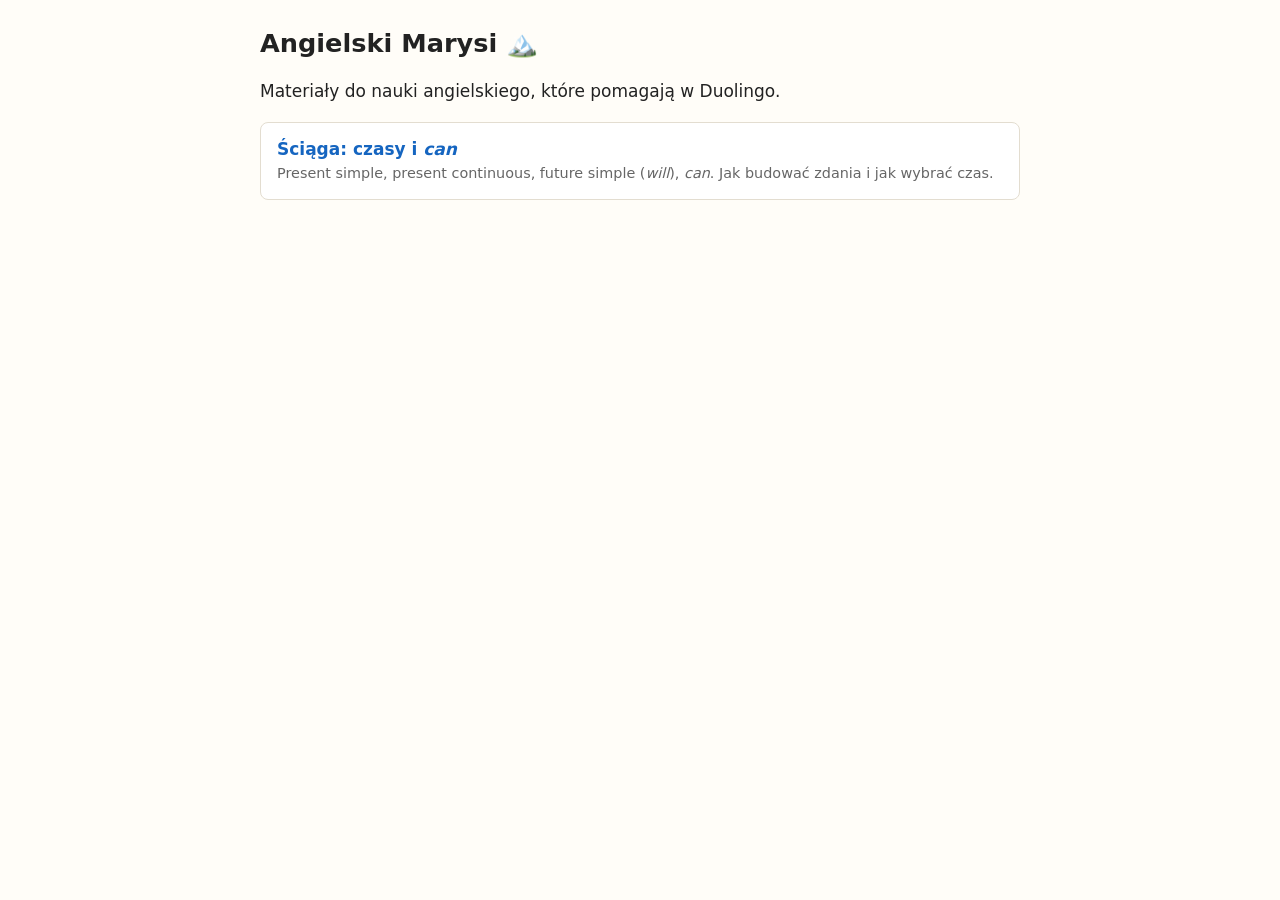
<file: index.html>
<!DOCTYPE html>
<html lang="pl">
<head>
  <meta charset="utf-8">
  <meta name="viewport" content="width=device-width, initial-scale=1">
  <title>Angielski Marysi</title>
  <link rel="stylesheet" href="style.css">
</head>
<body>
<main>
  <h1>Angielski Marysi 🏔️</h1>
  <p>Materiały do nauki angielskiego, które pomagają w Duolingo.</p>

  <ul class="catalog">
    <li>
      <a href="sciaga-czasy.html">
        Ściąga: czasy i <i>can</i>
        <span class="desc">Present simple, present continuous, future simple (<i>will</i>), <i>can</i>. Jak budować zdania i jak wybrać czas.</span>
      </a>
    </li>
  </ul>
</main>
</body>
</html>
</file>
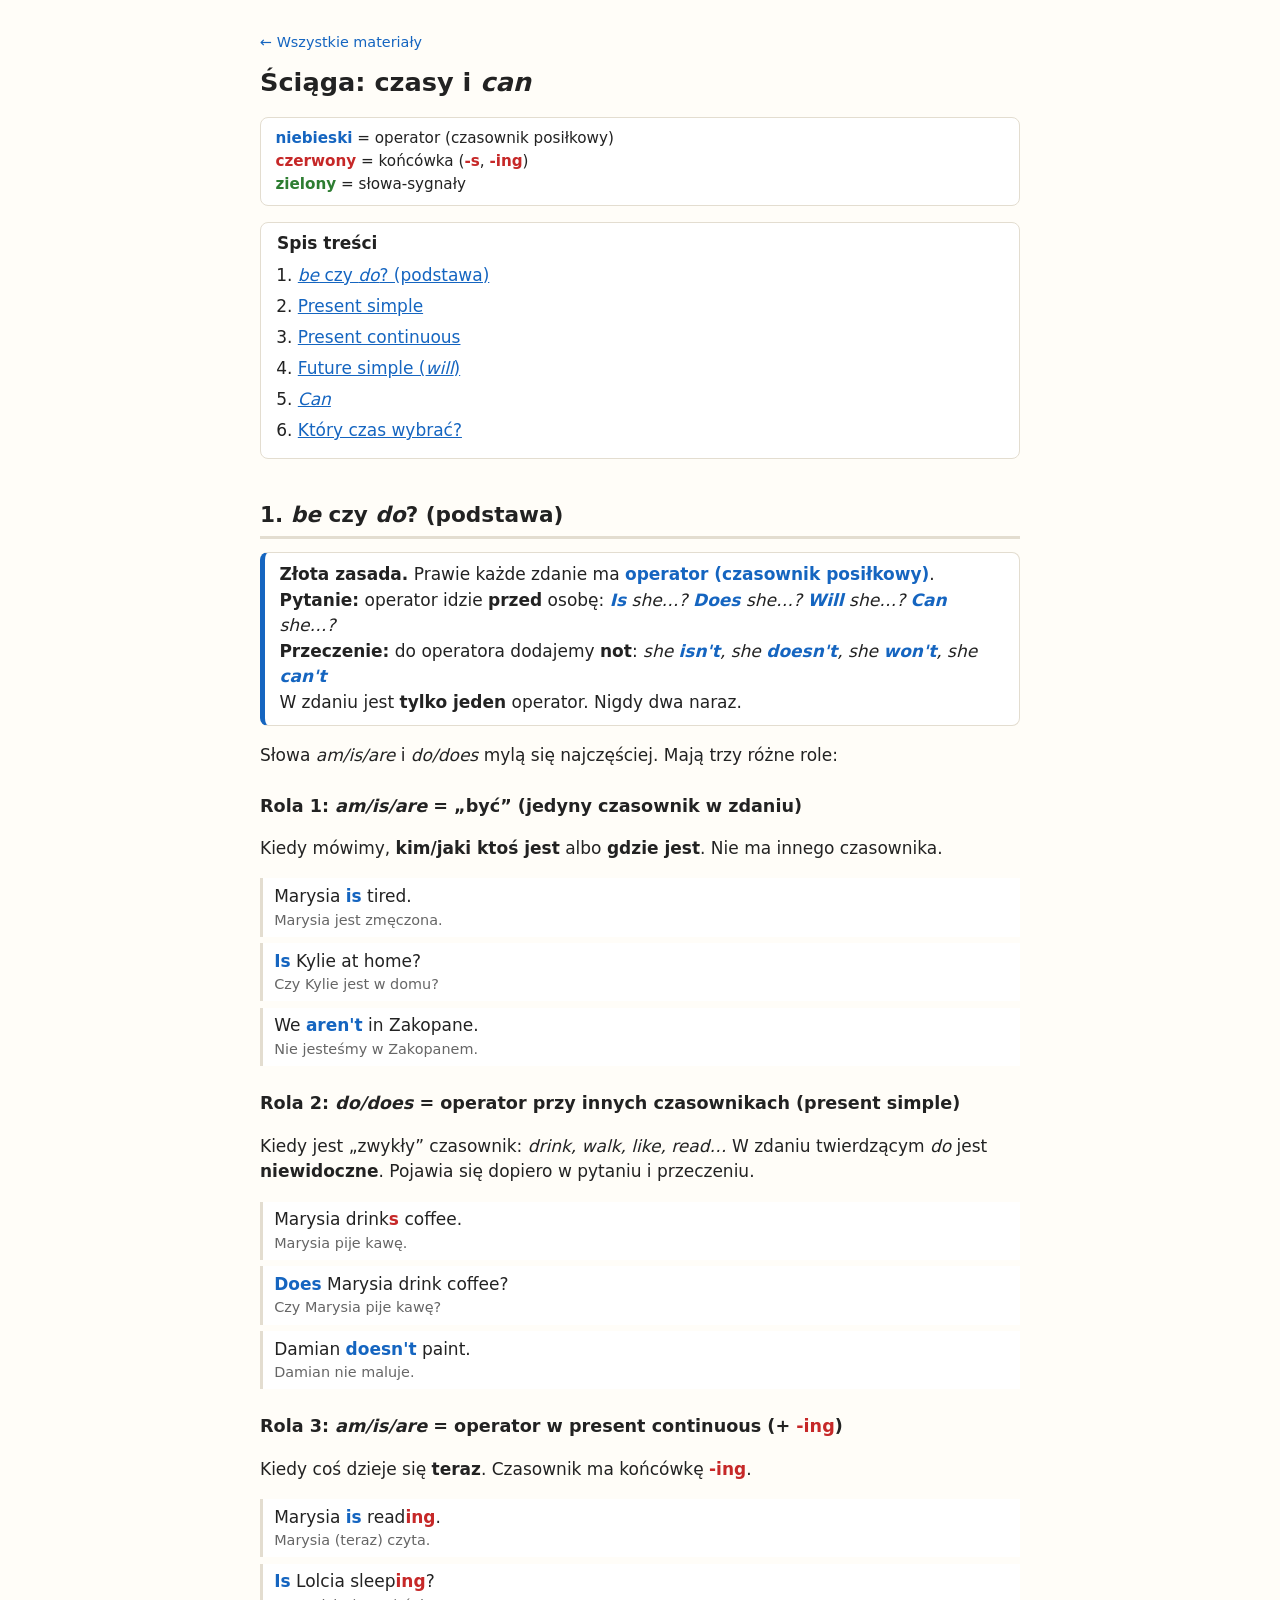
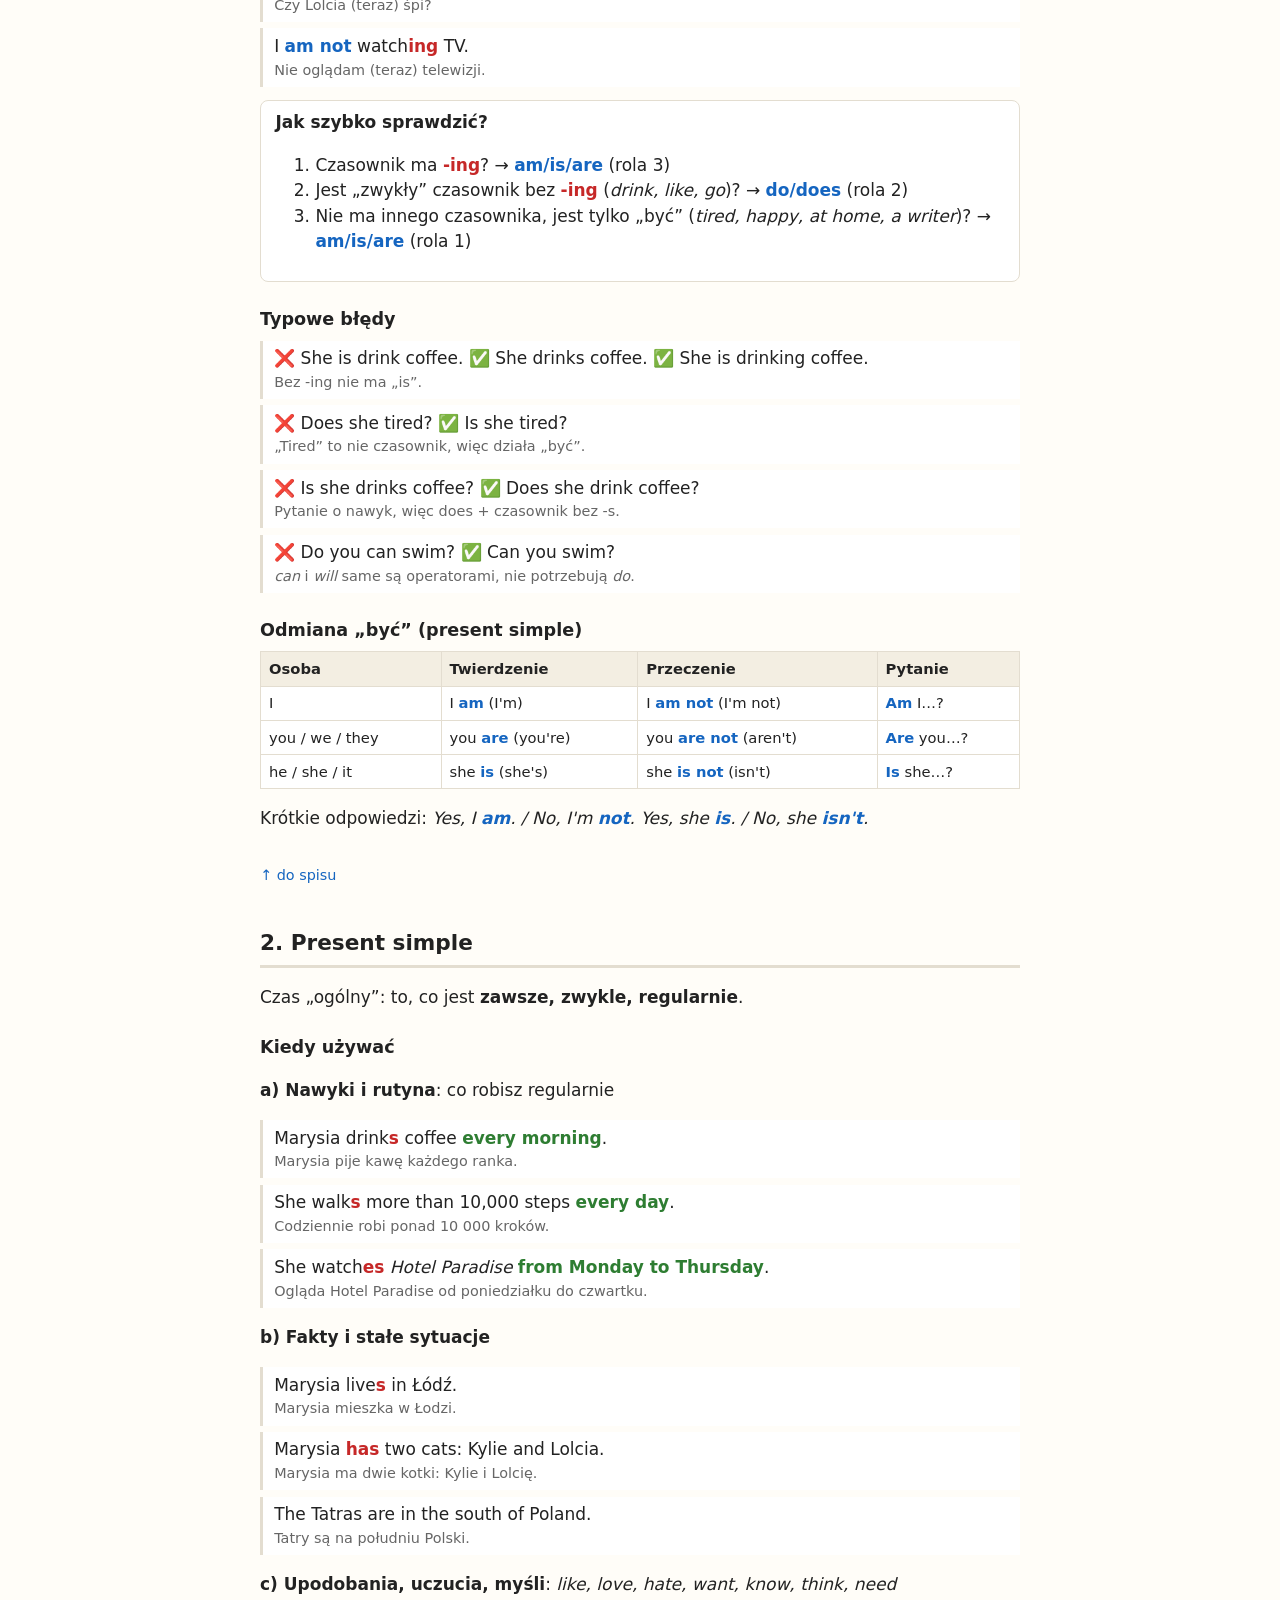
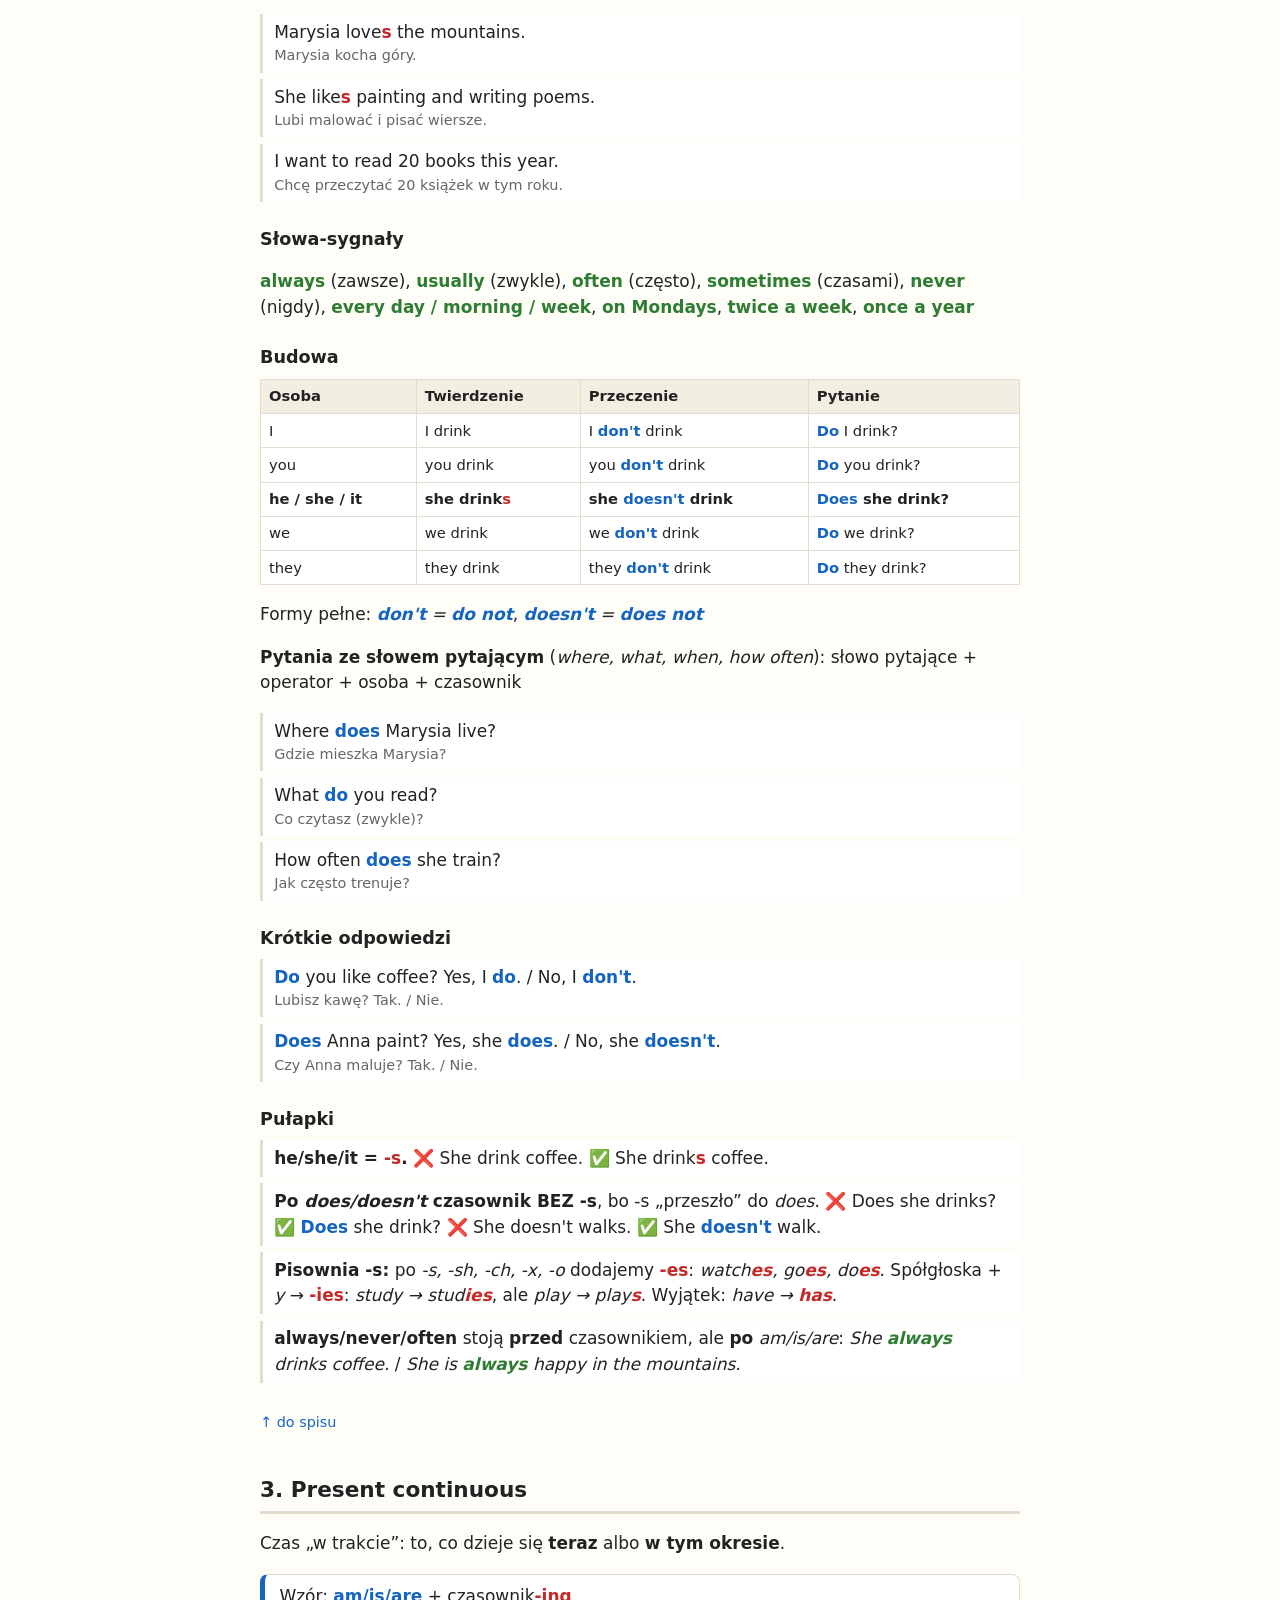
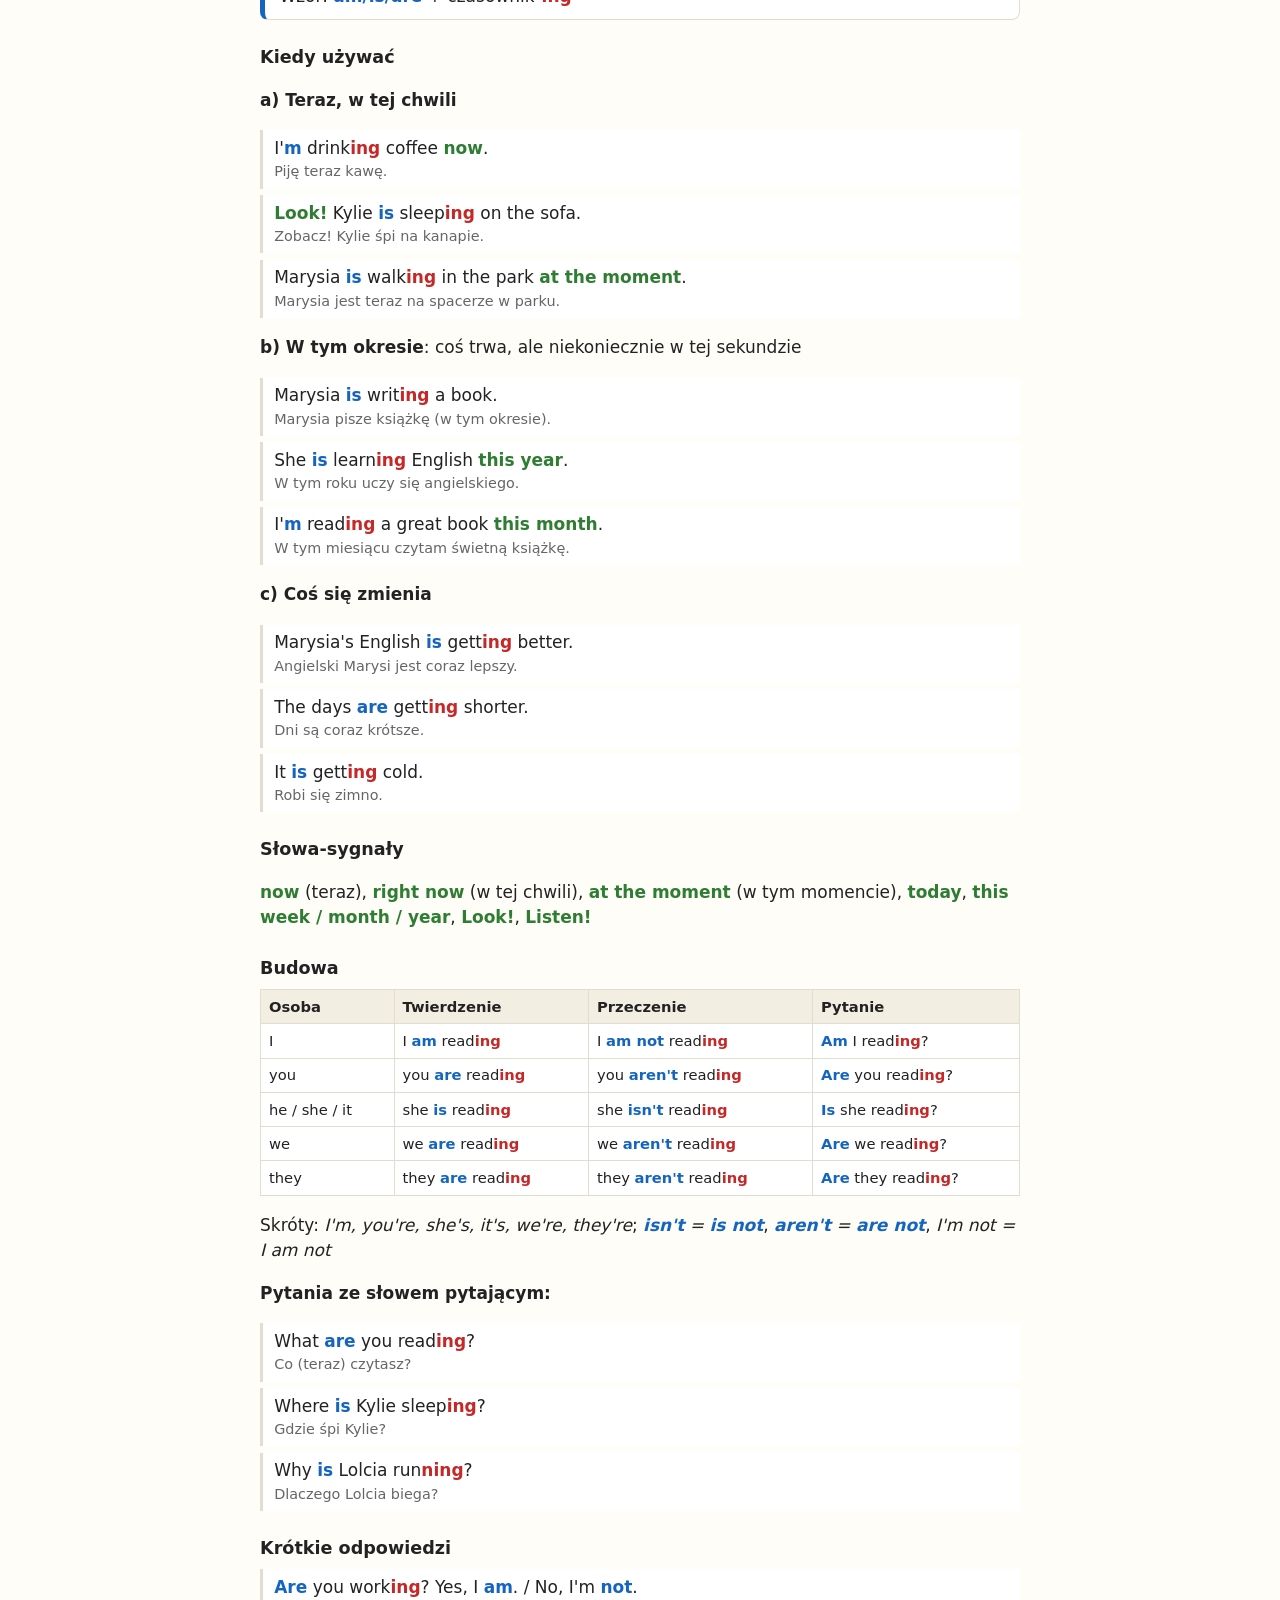
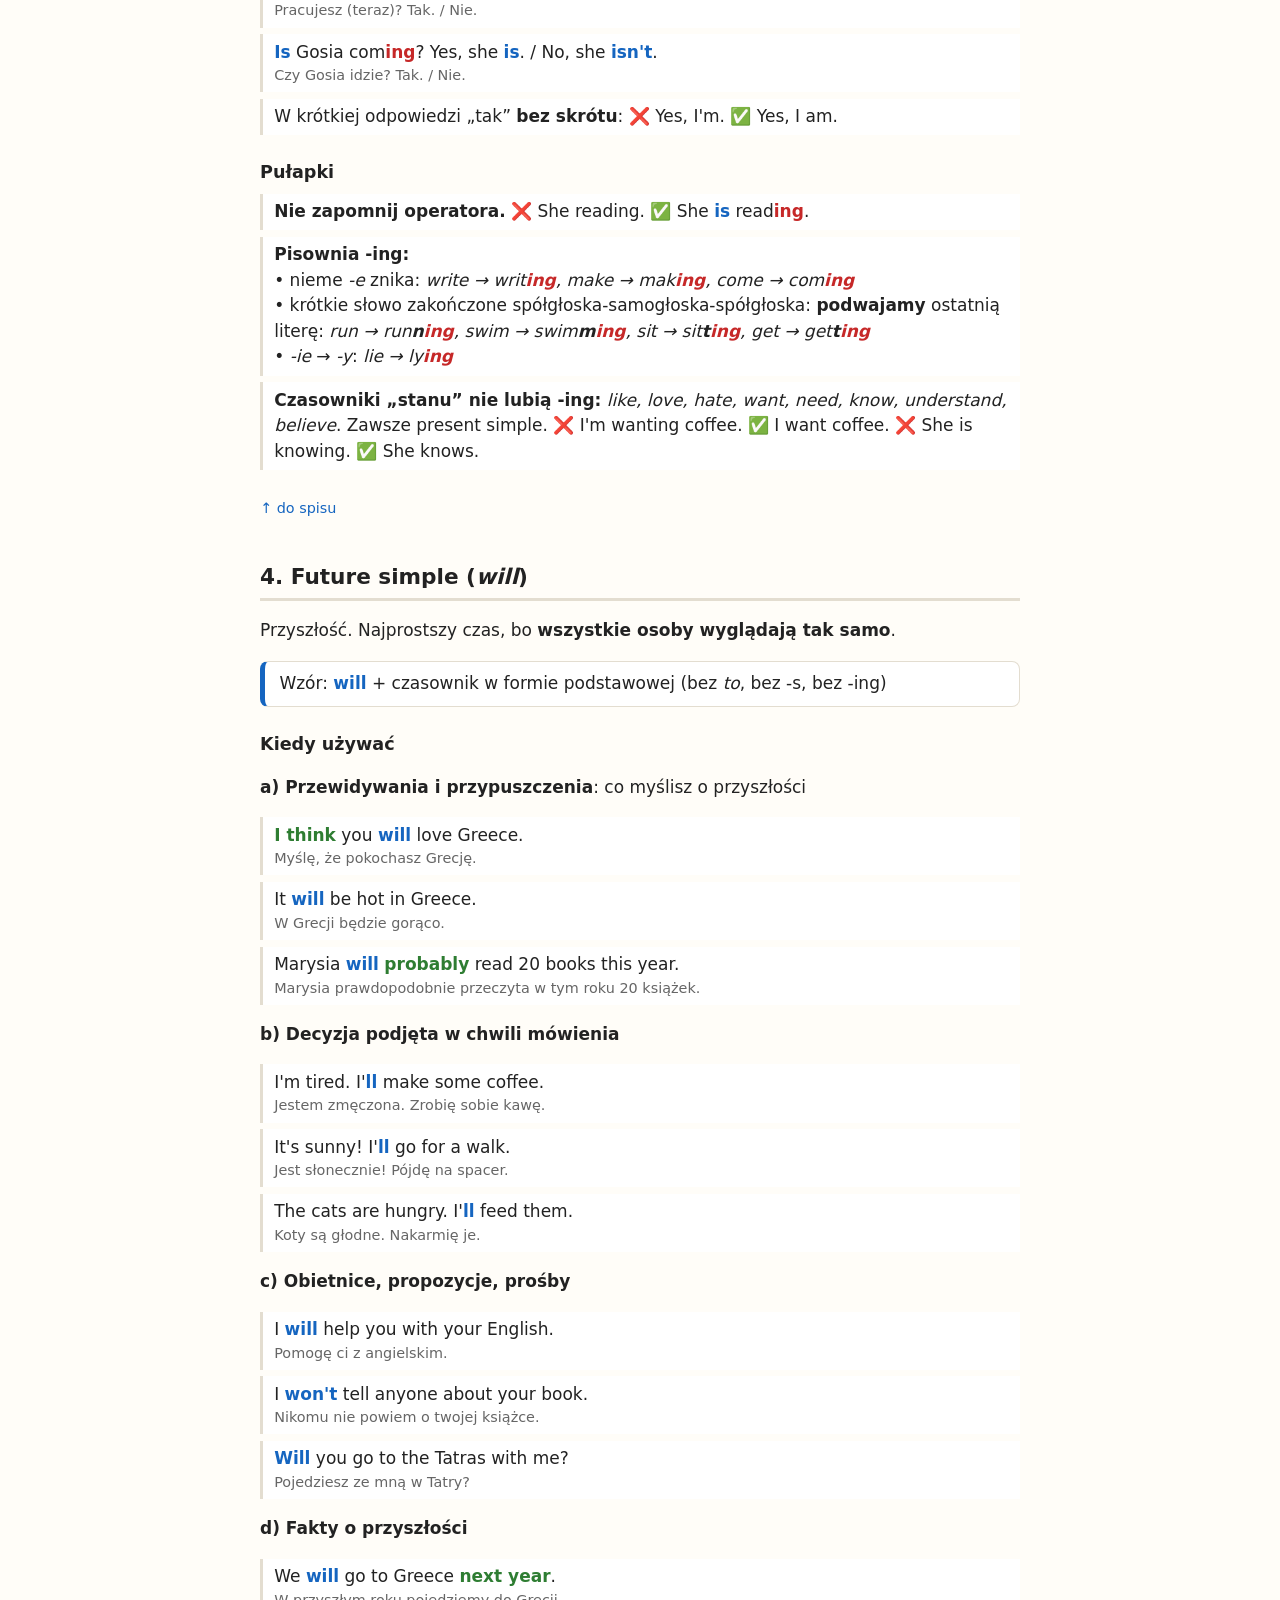
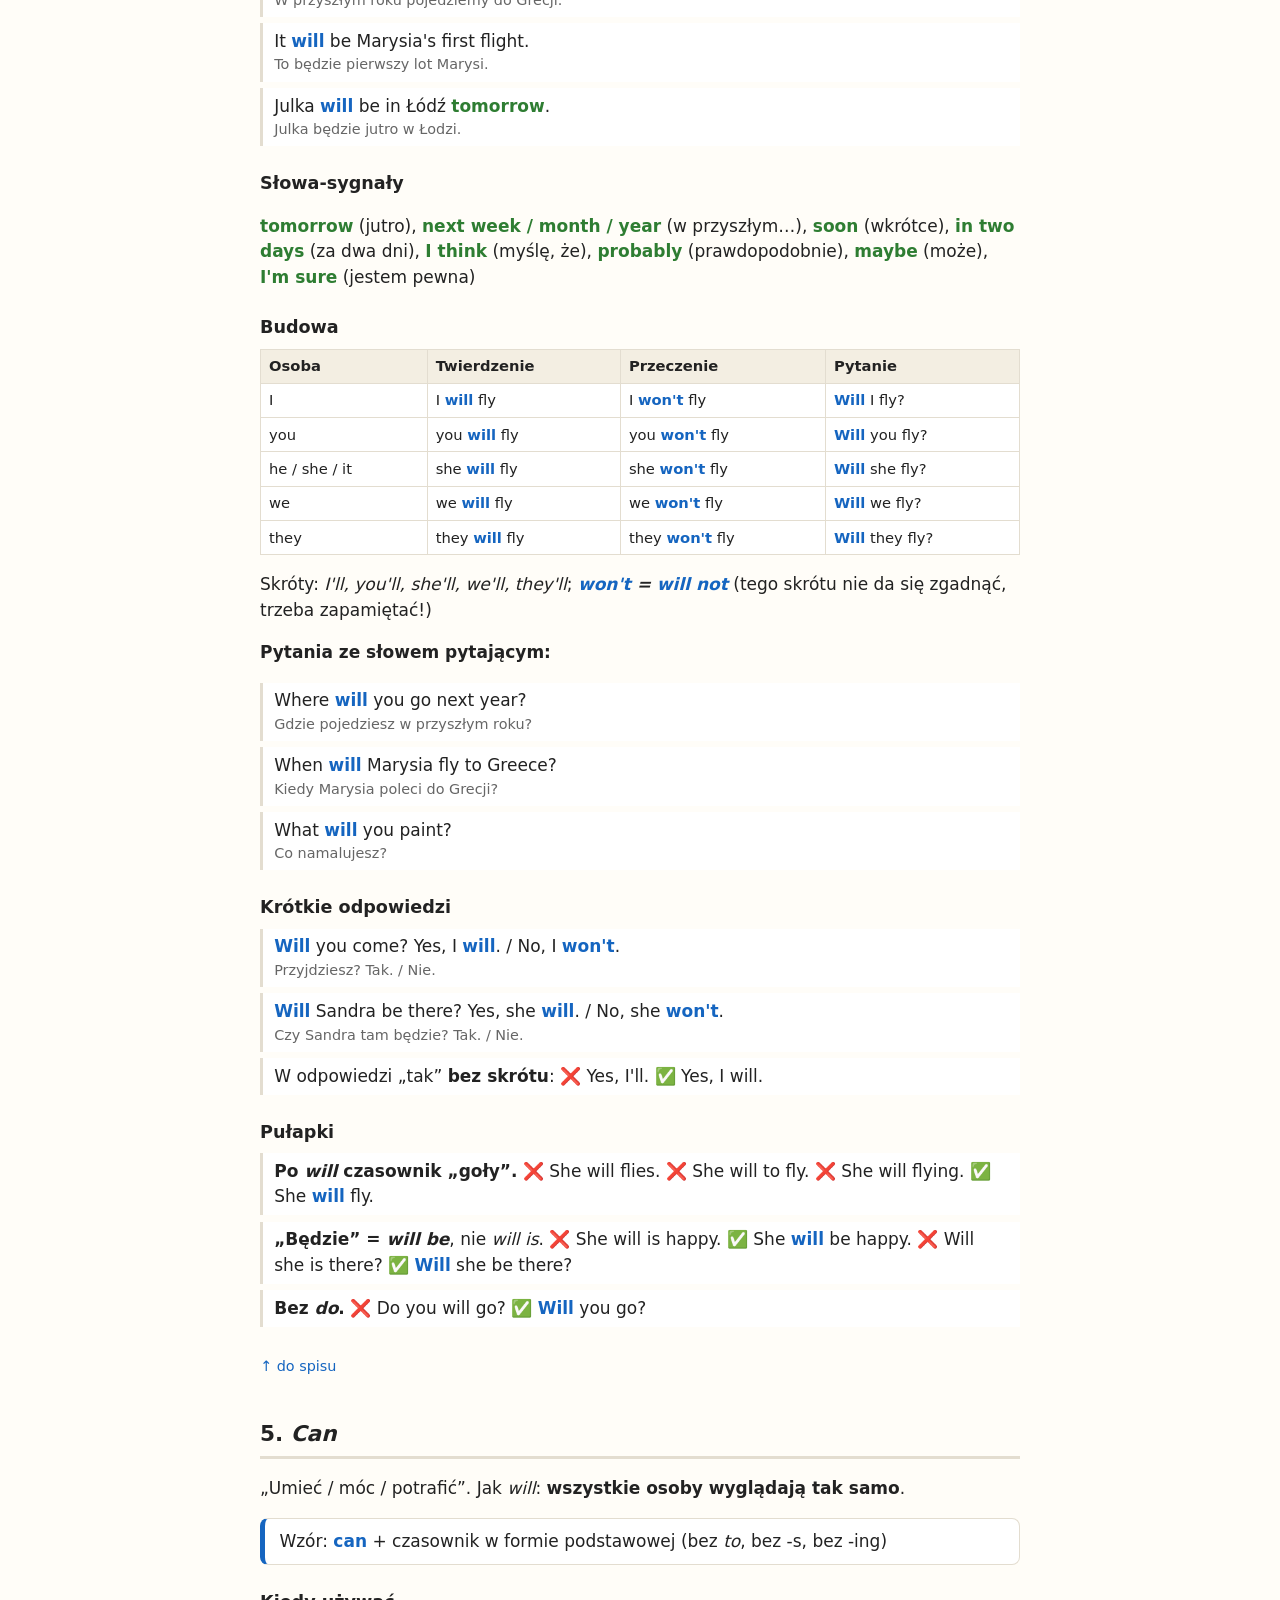
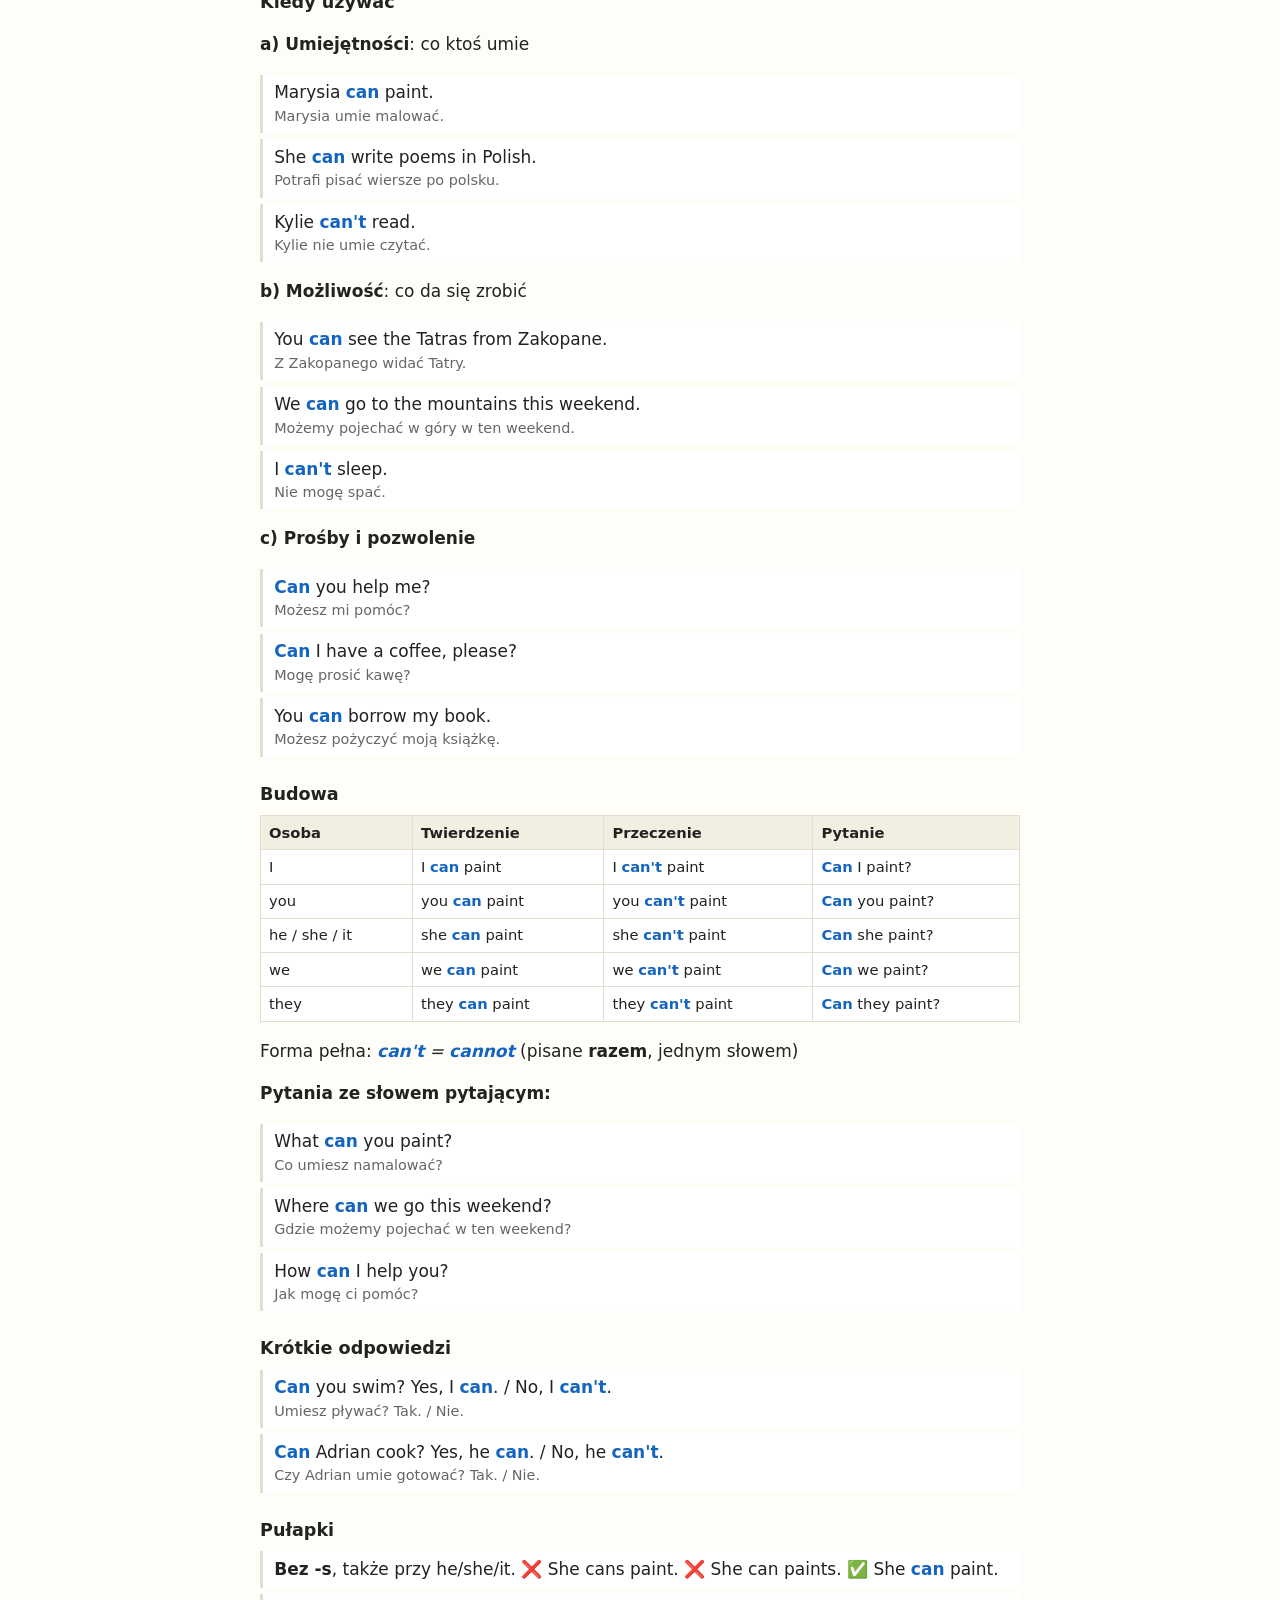
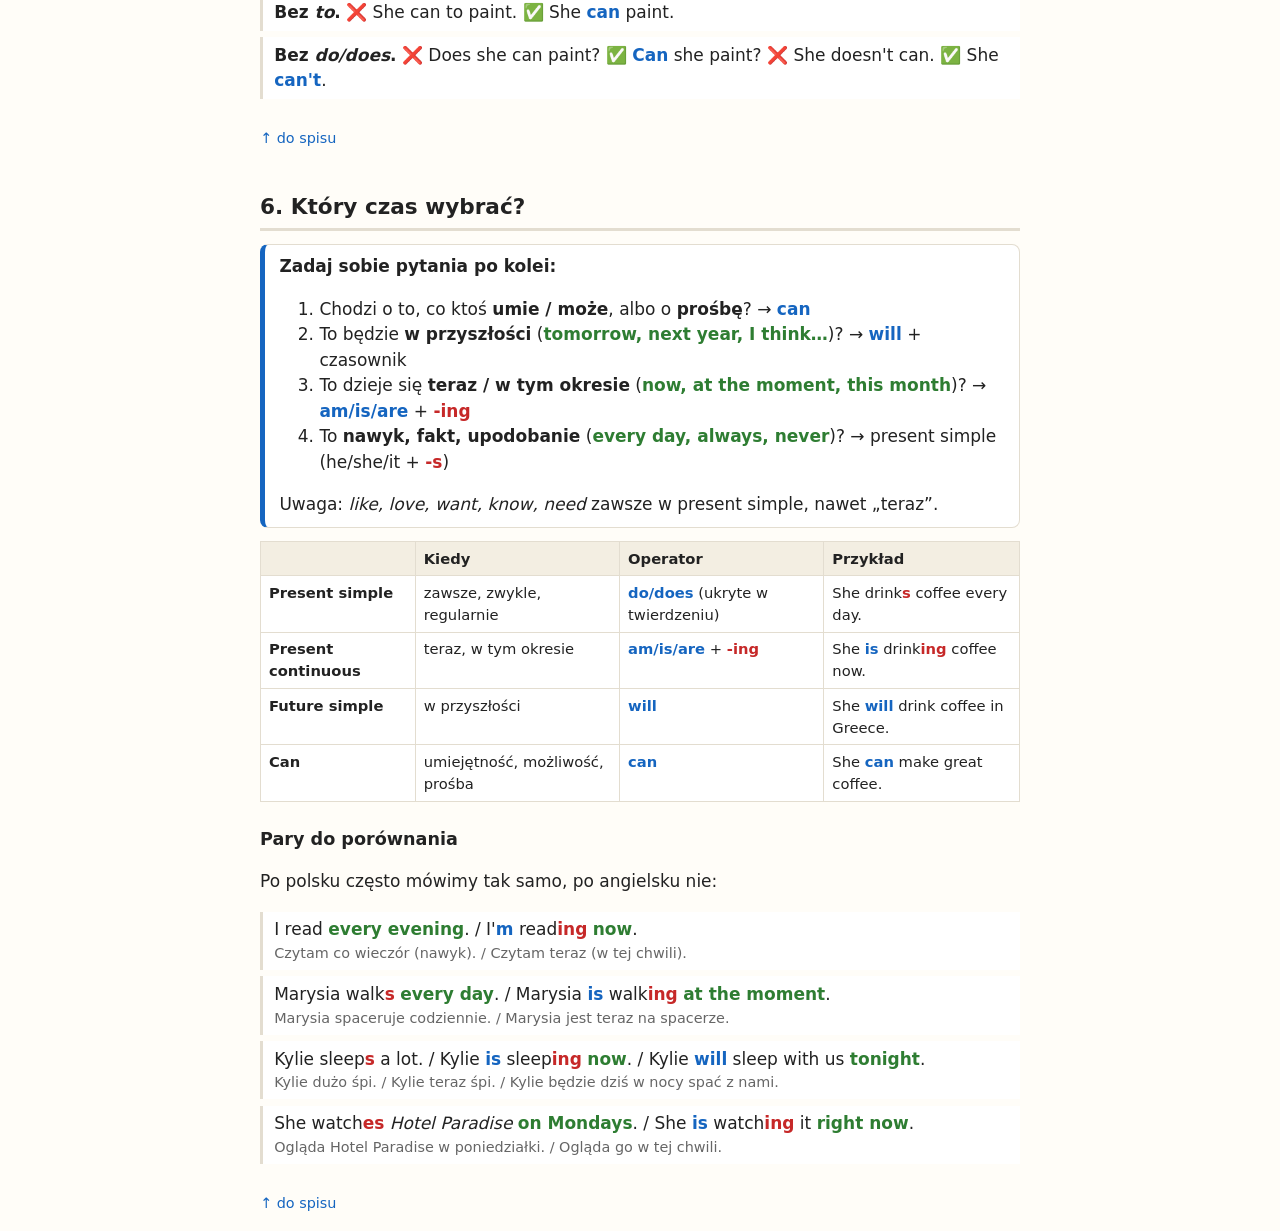
<file: sciaga-czasy.html>
<!DOCTYPE html>
<html lang="pl">
<head>
  <meta charset="utf-8">
  <meta name="viewport" content="width=device-width, initial-scale=1">
  <title>Ściąga: czasy i can</title>
  <link rel="stylesheet" href="style.css">
</head>
<body>
<main>
  <a class="back" href="index.html">← Wszystkie materiały</a>
  <h1 id="top">Ściąga: czasy i <i>can</i></h1>

  <p class="legend">
    <span class="op">niebieski</span> = operator (czasownik posiłkowy)<br>
    <span class="end">czerwony</span> = końcówka (<span class="end">-s</span>, <span class="end">-ing</span>)<br>
    <span class="sig">zielony</span> = słowa-sygnały
  </p>

  <nav class="toc">
    <strong>Spis treści</strong>
    <ol>
      <li><a href="#be-do"><i>be</i> czy <i>do</i>? (podstawa)</a></li>
      <li><a href="#simple">Present simple</a></li>
      <li><a href="#continuous">Present continuous</a></li>
      <li><a href="#future">Future simple (<i>will</i>)</a></li>
      <li><a href="#can"><i>Can</i></a></li>
      <li><a href="#wybor">Który czas wybrać?</a></li>
    </ol>
  </nav>

  <!-- ===================== 1. BE vs DO ===================== -->
  <h2 id="be-do" class="first">1. <i>be</i> czy <i>do</i>? (podstawa)</h2>

  <div class="box key">
    <strong>Złota zasada.</strong> Prawie każde zdanie ma <span class="op">operator (czasownik posiłkowy)</span>.<br>
    <b>Pytanie:</b> operator idzie <b>przed</b> osobę: <i><span class="op">Is</span> she…? <span class="op">Does</span> she…? <span class="op">Will</span> she…? <span class="op">Can</span> she…?</i><br>
    <b>Przeczenie:</b> do operatora dodajemy <b>not</b>: <i>she <span class="op">isn't</span>, she <span class="op">doesn't</span>, she <span class="op">won't</span>, she <span class="op">can't</span></i><br>
    W zdaniu jest <b>tylko jeden</b> operator. Nigdy dwa naraz.
  </div>

  <p>Słowa <i>am/is/are</i> i <i>do/does</i> mylą się najczęściej. Mają trzy różne role:</p>

  <h3>Rola 1: <i>am/is/are</i> = „być” (jedyny czasownik w zdaniu)</h3>
  <p>Kiedy mówimy, <b>kim/jaki ktoś jest</b> albo <b>gdzie jest</b>. Nie ma innego czasownika.</p>
  <ul class="ex">
    <li>Marysia <span class="op">is</span> tired.<span class="pl">Marysia jest zmęczona.</span></li>
    <li><span class="op">Is</span> Kylie at home?<span class="pl">Czy Kylie jest w domu?</span></li>
    <li>We <span class="op">aren't</span> in Zakopane.<span class="pl">Nie jesteśmy w Zakopanem.</span></li>
  </ul>

  <h3>Rola 2: <i>do/does</i> = operator przy innych czasownikach (present simple)</h3>
  <p>Kiedy jest „zwykły” czasownik: <i>drink, walk, like, read…</i> W zdaniu twierdzącym <i>do</i> jest <b>niewidoczne</b>. Pojawia się dopiero w pytaniu i przeczeniu.</p>
  <ul class="ex">
    <li>Marysia drink<span class="end">s</span> coffee.<span class="pl">Marysia pije kawę.</span></li>
    <li><span class="op">Does</span> Marysia drink coffee?<span class="pl">Czy Marysia pije kawę?</span></li>
    <li>Damian <span class="op">doesn't</span> paint.<span class="pl">Damian nie maluje.</span></li>
  </ul>

  <h3>Rola 3: <i>am/is/are</i> = operator w present continuous (+ <span class="end">-ing</span>)</h3>
  <p>Kiedy coś dzieje się <b>teraz</b>. Czasownik ma końcówkę <span class="end">-ing</span>.</p>
  <ul class="ex">
    <li>Marysia <span class="op">is</span> read<span class="end">ing</span>.<span class="pl">Marysia (teraz) czyta.</span></li>
    <li><span class="op">Is</span> Lolcia sleep<span class="end">ing</span>?<span class="pl">Czy Lolcia (teraz) śpi?</span></li>
    <li>I <span class="op">am not</span> watch<span class="end">ing</span> TV.<span class="pl">Nie oglądam (teraz) telewizji.</span></li>
  </ul>

  <div class="box">
    <strong>Jak szybko sprawdzić?</strong>
    <ol>
      <li>Czasownik ma <span class="end">-ing</span>? → <span class="op">am/is/are</span> (rola 3)</li>
      <li>Jest „zwykły” czasownik bez <span class="end">-ing</span> (<i>drink, like, go</i>)? → <span class="op">do/does</span> (rola 2)</li>
      <li>Nie ma innego czasownika, jest tylko „być” (<i>tired, happy, at home, a writer</i>)? → <span class="op">am/is/are</span> (rola 1)</li>
    </ol>
  </div>

  <h3>Typowe błędy</h3>
  <ul class="ex">
    <li><span class="wrong">She is drink coffee.</span> <span class="right">She drinks coffee.</span> <span class="right">She is drinking coffee.</span><span class="pl">Bez -ing nie ma „is”.</span></li>
    <li><span class="wrong">Does she tired?</span> <span class="right">Is she tired?</span><span class="pl">„Tired” to nie czasownik, więc działa „być”.</span></li>
    <li><span class="wrong">Is she drinks coffee?</span> <span class="right">Does she drink coffee?</span><span class="pl">Pytanie o nawyk, więc does + czasownik bez -s.</span></li>
    <li><span class="wrong">Do you can swim?</span> <span class="right">Can you swim?</span><span class="pl"><i>can</i> i <i>will</i> same są operatorami, nie potrzebują <i>do</i>.</span></li>
  </ul>

  <h3>Odmiana „być” (present simple)</h3>
  <div class="table-wrap">
    <table>
      <tr><th>Osoba</th><th>Twierdzenie</th><th>Przeczenie</th><th>Pytanie</th></tr>
      <tr><td>I</td><td>I <span class="op">am</span> (I'm)</td><td>I <span class="op">am not</span> (I'm not)</td><td><span class="op">Am</span> I…?</td></tr>
      <tr><td>you / we / they</td><td>you <span class="op">are</span> (you're)</td><td>you <span class="op">are not</span> (aren't)</td><td><span class="op">Are</span> you…?</td></tr>
      <tr><td>he / she / it</td><td>she <span class="op">is</span> (she's)</td><td>she <span class="op">is not</span> (isn't)</td><td><span class="op">Is</span> she…?</td></tr>
    </table>
  </div>
  <p>Krótkie odpowiedzi: <i>Yes, I <span class="op">am</span>. / No, I'm <span class="op">not</span>. Yes, she <span class="op">is</span>. / No, she <span class="op">isn't</span>.</i></p>
  <a class="back" href="#top">↑ do spisu</a>

  <!-- ===================== 2. PRESENT SIMPLE ===================== -->
  <h2 id="simple">2. Present simple</h2>
  <p>Czas „ogólny”: to, co jest <b>zawsze, zwykle, regularnie</b>.</p>

  <h3>Kiedy używać</h3>
  <p><b>a) Nawyki i rutyna</b>: co robisz regularnie</p>
  <ul class="ex">
    <li>Marysia drink<span class="end">s</span> coffee <span class="sig">every morning</span>.<span class="pl">Marysia pije kawę każdego ranka.</span></li>
    <li>She walk<span class="end">s</span> more than 10,000 steps <span class="sig">every day</span>.<span class="pl">Codziennie robi ponad 10 000 kroków.</span></li>
    <li>She watch<span class="end">es</span> <i>Hotel Paradise</i> <span class="sig">from Monday to Thursday</span>.<span class="pl">Ogląda Hotel Paradise od poniedziałku do czwartku.</span></li>
  </ul>
  <p><b>b) Fakty i stałe sytuacje</b></p>
  <ul class="ex">
    <li>Marysia live<span class="end">s</span> in Łódź.<span class="pl">Marysia mieszka w Łodzi.</span></li>
    <li>Marysia <span class="end">has</span> two cats: Kylie and Lolcia.<span class="pl">Marysia ma dwie kotki: Kylie i Lolcię.</span></li>
    <li>The Tatras are in the south of Poland.<span class="pl">Tatry są na południu Polski.</span></li>
  </ul>
  <p><b>c) Upodobania, uczucia, myśli</b>: <i>like, love, hate, want, know, think, need</i></p>
  <ul class="ex">
    <li>Marysia love<span class="end">s</span> the mountains.<span class="pl">Marysia kocha góry.</span></li>
    <li>She like<span class="end">s</span> painting and writing poems.<span class="pl">Lubi malować i pisać wiersze.</span></li>
    <li>I want to read 20 books this year.<span class="pl">Chcę przeczytać 20 książek w tym roku.</span></li>
  </ul>

  <h3>Słowa-sygnały</h3>
  <p><span class="sig">always</span> (zawsze), <span class="sig">usually</span> (zwykle), <span class="sig">often</span> (często), <span class="sig">sometimes</span> (czasami), <span class="sig">never</span> (nigdy), <span class="sig">every day / morning / week</span>, <span class="sig">on Mondays</span>, <span class="sig">twice a week</span>, <span class="sig">once a year</span></p>

  <h3>Budowa</h3>
  <div class="table-wrap">
    <table>
      <tr><th>Osoba</th><th>Twierdzenie</th><th>Przeczenie</th><th>Pytanie</th></tr>
      <tr><td>I</td><td>I drink</td><td>I <span class="op">don't</span> drink</td><td><span class="op">Do</span> I drink?</td></tr>
      <tr><td>you</td><td>you drink</td><td>you <span class="op">don't</span> drink</td><td><span class="op">Do</span> you drink?</td></tr>
      <tr><td><b>he / she / it</b></td><td><b>she drink<span class="end">s</span></b></td><td><b>she <span class="op">doesn't</span> drink</b></td><td><b><span class="op">Does</span> she drink?</b></td></tr>
      <tr><td>we</td><td>we drink</td><td>we <span class="op">don't</span> drink</td><td><span class="op">Do</span> we drink?</td></tr>
      <tr><td>they</td><td>they drink</td><td>they <span class="op">don't</span> drink</td><td><span class="op">Do</span> they drink?</td></tr>
    </table>
  </div>
  <p>Formy pełne: <i><span class="op">don't</span> = <span class="op">do not</span></i>, <i><span class="op">doesn't</span> = <span class="op">does not</span></i></p>
  <p><b>Pytania ze słowem pytającym</b> (<i>where, what, when, how often</i>): słowo pytające + operator + osoba + czasownik</p>
  <ul class="ex">
    <li>Where <span class="op">does</span> Marysia live?<span class="pl">Gdzie mieszka Marysia?</span></li>
    <li>What <span class="op">do</span> you read?<span class="pl">Co czytasz (zwykle)?</span></li>
    <li>How often <span class="op">does</span> she train?<span class="pl">Jak często trenuje?</span></li>
  </ul>

  <h3>Krótkie odpowiedzi</h3>
  <ul class="ex">
    <li><span class="op">Do</span> you like coffee? Yes, I <span class="op">do</span>. / No, I <span class="op">don't</span>.<span class="pl">Lubisz kawę? Tak. / Nie.</span></li>
    <li><span class="op">Does</span> Anna paint? Yes, she <span class="op">does</span>. / No, she <span class="op">doesn't</span>.<span class="pl">Czy Anna maluje? Tak. / Nie.</span></li>
  </ul>

  <h3>Pułapki</h3>
  <ul class="ex">
    <li><b>he/she/it = <span class="end">-s</span>.</b> <span class="wrong">She drink coffee.</span> <span class="right">She drink<span class="end">s</span> coffee.</span></li>
    <li><b>Po <i>does/doesn't</i> czasownik BEZ -s</b>, bo -s „przeszło” do <i>does</i>. <span class="wrong">Does she drinks?</span> <span class="right"><span class="op">Does</span> she drink?</span> <span class="wrong">She doesn't walks.</span> <span class="right">She <span class="op">doesn't</span> walk.</span></li>
    <li><b>Pisownia -s:</b> po <i>-s, -sh, -ch, -x, -o</i> dodajemy <span class="end">-es</span>: <i>watch<span class="end">es</span>, go<span class="end">es</span>, do<span class="end">es</span></i>. Spółgłoska + <i>y</i> → <span class="end">-ies</span>: <i>study → stud<span class="end">ies</span></i>, ale <i>play → play<span class="end">s</span></i>. Wyjątek: <i>have → <span class="end">has</span></i>.</li>
    <li><b>always/never/often</b> stoją <b>przed</b> czasownikiem, ale <b>po</b> <i>am/is/are</i>: <i>She <span class="sig">always</span> drinks coffee.</i> / <i>She is <span class="sig">always</span> happy in the mountains.</i></li>
  </ul>
  <a class="back" href="#top">↑ do spisu</a>

  <!-- ===================== 3. PRESENT CONTINUOUS ===================== -->
  <h2 id="continuous">3. Present continuous</h2>
  <p>Czas „w trakcie”: to, co dzieje się <b>teraz</b> albo <b>w tym okresie</b>.</p>
  <p class="box key">Wzór: <span class="op">am/is/are</span> + czasownik<span class="end">-ing</span></p>

  <h3>Kiedy używać</h3>
  <p><b>a) Teraz, w tej chwili</b></p>
  <ul class="ex">
    <li>I'<span class="op">m</span> drink<span class="end">ing</span> coffee <span class="sig">now</span>.<span class="pl">Piję teraz kawę.</span></li>
    <li><span class="sig">Look!</span> Kylie <span class="op">is</span> sleep<span class="end">ing</span> on the sofa.<span class="pl">Zobacz! Kylie śpi na kanapie.</span></li>
    <li>Marysia <span class="op">is</span> walk<span class="end">ing</span> in the park <span class="sig">at the moment</span>.<span class="pl">Marysia jest teraz na spacerze w parku.</span></li>
  </ul>
  <p><b>b) W tym okresie</b>: coś trwa, ale niekoniecznie w tej sekundzie</p>
  <ul class="ex">
    <li>Marysia <span class="op">is</span> writ<span class="end">ing</span> a book.<span class="pl">Marysia pisze książkę (w tym okresie).</span></li>
    <li>She <span class="op">is</span> learn<span class="end">ing</span> English <span class="sig">this year</span>.<span class="pl">W tym roku uczy się angielskiego.</span></li>
    <li>I'<span class="op">m</span> read<span class="end">ing</span> a great book <span class="sig">this month</span>.<span class="pl">W tym miesiącu czytam świetną książkę.</span></li>
  </ul>
  <p><b>c) Coś się zmienia</b></p>
  <ul class="ex">
    <li>Marysia's English <span class="op">is</span> gett<span class="end">ing</span> better.<span class="pl">Angielski Marysi jest coraz lepszy.</span></li>
    <li>The days <span class="op">are</span> gett<span class="end">ing</span> shorter.<span class="pl">Dni są coraz krótsze.</span></li>
    <li>It <span class="op">is</span> gett<span class="end">ing</span> cold.<span class="pl">Robi się zimno.</span></li>
  </ul>

  <h3>Słowa-sygnały</h3>
  <p><span class="sig">now</span> (teraz), <span class="sig">right now</span> (w tej chwili), <span class="sig">at the moment</span> (w tym momencie), <span class="sig">today</span>, <span class="sig">this week / month / year</span>, <span class="sig">Look!</span>, <span class="sig">Listen!</span></p>

  <h3>Budowa</h3>
  <div class="table-wrap">
    <table>
      <tr><th>Osoba</th><th>Twierdzenie</th><th>Przeczenie</th><th>Pytanie</th></tr>
      <tr><td>I</td><td>I <span class="op">am</span> read<span class="end">ing</span></td><td>I <span class="op">am not</span> read<span class="end">ing</span></td><td><span class="op">Am</span> I read<span class="end">ing</span>?</td></tr>
      <tr><td>you</td><td>you <span class="op">are</span> read<span class="end">ing</span></td><td>you <span class="op">aren't</span> read<span class="end">ing</span></td><td><span class="op">Are</span> you read<span class="end">ing</span>?</td></tr>
      <tr><td>he / she / it</td><td>she <span class="op">is</span> read<span class="end">ing</span></td><td>she <span class="op">isn't</span> read<span class="end">ing</span></td><td><span class="op">Is</span> she read<span class="end">ing</span>?</td></tr>
      <tr><td>we</td><td>we <span class="op">are</span> read<span class="end">ing</span></td><td>we <span class="op">aren't</span> read<span class="end">ing</span></td><td><span class="op">Are</span> we read<span class="end">ing</span>?</td></tr>
      <tr><td>they</td><td>they <span class="op">are</span> read<span class="end">ing</span></td><td>they <span class="op">aren't</span> read<span class="end">ing</span></td><td><span class="op">Are</span> they read<span class="end">ing</span>?</td></tr>
    </table>
  </div>
  <p>Skróty: <i>I'm, you're, she's, it's, we're, they're</i>; <i><span class="op">isn't</span> = <span class="op">is not</span></i>, <i><span class="op">aren't</span> = <span class="op">are not</span></i>, <i>I'm not = I am not</i></p>
  <p><b>Pytania ze słowem pytającym:</b></p>
  <ul class="ex">
    <li>What <span class="op">are</span> you read<span class="end">ing</span>?<span class="pl">Co (teraz) czytasz?</span></li>
    <li>Where <span class="op">is</span> Kylie sleep<span class="end">ing</span>?<span class="pl">Gdzie śpi Kylie?</span></li>
    <li>Why <span class="op">is</span> Lolcia run<span class="end">ning</span>?<span class="pl">Dlaczego Lolcia biega?</span></li>
  </ul>

  <h3>Krótkie odpowiedzi</h3>
  <ul class="ex">
    <li><span class="op">Are</span> you work<span class="end">ing</span>? Yes, I <span class="op">am</span>. / No, I'm <span class="op">not</span>.<span class="pl">Pracujesz (teraz)? Tak. / Nie.</span></li>
    <li><span class="op">Is</span> Gosia com<span class="end">ing</span>? Yes, she <span class="op">is</span>. / No, she <span class="op">isn't</span>.<span class="pl">Czy Gosia idzie? Tak. / Nie.</span></li>
    <li>W krótkiej odpowiedzi „tak” <b>bez skrótu</b>: <span class="wrong">Yes, I'm.</span> <span class="right">Yes, I am.</span></li>
  </ul>

  <h3>Pułapki</h3>
  <ul class="ex">
    <li><b>Nie zapomnij operatora.</b> <span class="wrong">She reading.</span> <span class="right">She <span class="op">is</span> read<span class="end">ing</span>.</span></li>
    <li><b>Pisownia -ing:</b>
      <br>• nieme <i>-e</i> znika: <i>write → writ<span class="end">ing</span>, make → mak<span class="end">ing</span>, come → com<span class="end">ing</span></i>
      <br>• krótkie słowo zakończone spółgłoska-samogłoska-spółgłoska: <b>podwajamy</b> ostatnią literę: <i>run → run<b>n</b><span class="end">ing</span>, swim → swim<b>m</b><span class="end">ing</span>, sit → sit<b>t</b><span class="end">ing</span>, get → get<b>t</b><span class="end">ing</span></i>
      <br>• <i>-ie</i> → <i>-y</i>: <i>lie → ly<span class="end">ing</span></i></li>
    <li><b>Czasowniki „stanu” nie lubią -ing:</b> <i>like, love, hate, want, need, know, understand, believe</i>. Zawsze present simple. <span class="wrong">I'm wanting coffee.</span> <span class="right">I want coffee.</span> <span class="wrong">She is knowing.</span> <span class="right">She knows.</span></li>
  </ul>
  <a class="back" href="#top">↑ do spisu</a>

  <!-- ===================== 4. FUTURE SIMPLE ===================== -->
  <h2 id="future">4. Future simple (<i>will</i>)</h2>
  <p>Przyszłość. Najprostszy czas, bo <b>wszystkie osoby wyglądają tak samo</b>.</p>
  <p class="box key">Wzór: <span class="op">will</span> + czasownik w formie podstawowej (bez <i>to</i>, bez -s, bez -ing)</p>

  <h3>Kiedy używać</h3>
  <p><b>a) Przewidywania i przypuszczenia</b>: co myślisz o przyszłości</p>
  <ul class="ex">
    <li><span class="sig">I think</span> you <span class="op">will</span> love Greece.<span class="pl">Myślę, że pokochasz Grecję.</span></li>
    <li>It <span class="op">will</span> be hot in Greece.<span class="pl">W Grecji będzie gorąco.</span></li>
    <li>Marysia <span class="op">will</span> <span class="sig">probably</span> read 20 books this year.<span class="pl">Marysia prawdopodobnie przeczyta w tym roku 20 książek.</span></li>
  </ul>
  <p><b>b) Decyzja podjęta w chwili mówienia</b></p>
  <ul class="ex">
    <li>I'm tired. I'<span class="op">ll</span> make some coffee.<span class="pl">Jestem zmęczona. Zrobię sobie kawę.</span></li>
    <li>It's sunny! I'<span class="op">ll</span> go for a walk.<span class="pl">Jest słonecznie! Pójdę na spacer.</span></li>
    <li>The cats are hungry. I'<span class="op">ll</span> feed them.<span class="pl">Koty są głodne. Nakarmię je.</span></li>
  </ul>
  <p><b>c) Obietnice, propozycje, prośby</b></p>
  <ul class="ex">
    <li>I <span class="op">will</span> help you with your English.<span class="pl">Pomogę ci z angielskim.</span></li>
    <li>I <span class="op">won't</span> tell anyone about your book.<span class="pl">Nikomu nie powiem o twojej książce.</span></li>
    <li><span class="op">Will</span> you go to the Tatras with me?<span class="pl">Pojedziesz ze mną w Tatry?</span></li>
  </ul>
  <p><b>d) Fakty o przyszłości</b></p>
  <ul class="ex">
    <li>We <span class="op">will</span> go to Greece <span class="sig">next year</span>.<span class="pl">W przyszłym roku pojedziemy do Grecji.</span></li>
    <li>It <span class="op">will</span> be Marysia's first flight.<span class="pl">To będzie pierwszy lot Marysi.</span></li>
    <li>Julka <span class="op">will</span> be in Łódź <span class="sig">tomorrow</span>.<span class="pl">Julka będzie jutro w Łodzi.</span></li>
  </ul>

  <h3>Słowa-sygnały</h3>
  <p><span class="sig">tomorrow</span> (jutro), <span class="sig">next week / month / year</span> (w przyszłym…), <span class="sig">soon</span> (wkrótce), <span class="sig">in two days</span> (za dwa dni), <span class="sig">I think</span> (myślę, że), <span class="sig">probably</span> (prawdopodobnie), <span class="sig">maybe</span> (może), <span class="sig">I'm sure</span> (jestem pewna)</p>

  <h3>Budowa</h3>
  <div class="table-wrap">
    <table>
      <tr><th>Osoba</th><th>Twierdzenie</th><th>Przeczenie</th><th>Pytanie</th></tr>
      <tr><td>I</td><td>I <span class="op">will</span> fly</td><td>I <span class="op">won't</span> fly</td><td><span class="op">Will</span> I fly?</td></tr>
      <tr><td>you</td><td>you <span class="op">will</span> fly</td><td>you <span class="op">won't</span> fly</td><td><span class="op">Will</span> you fly?</td></tr>
      <tr><td>he / she / it</td><td>she <span class="op">will</span> fly</td><td>she <span class="op">won't</span> fly</td><td><span class="op">Will</span> she fly?</td></tr>
      <tr><td>we</td><td>we <span class="op">will</span> fly</td><td>we <span class="op">won't</span> fly</td><td><span class="op">Will</span> we fly?</td></tr>
      <tr><td>they</td><td>they <span class="op">will</span> fly</td><td>they <span class="op">won't</span> fly</td><td><span class="op">Will</span> they fly?</td></tr>
    </table>
  </div>
  <p>Skróty: <i>I'll, you'll, she'll, we'll, they'll</i>; <b><i><span class="op">won't</span> = <span class="op">will not</span></i></b> (tego skrótu nie da się zgadnąć, trzeba zapamiętać!)</p>
  <p><b>Pytania ze słowem pytającym:</b></p>
  <ul class="ex">
    <li>Where <span class="op">will</span> you go next year?<span class="pl">Gdzie pojedziesz w przyszłym roku?</span></li>
    <li>When <span class="op">will</span> Marysia fly to Greece?<span class="pl">Kiedy Marysia poleci do Grecji?</span></li>
    <li>What <span class="op">will</span> you paint?<span class="pl">Co namalujesz?</span></li>
  </ul>

  <h3>Krótkie odpowiedzi</h3>
  <ul class="ex">
    <li><span class="op">Will</span> you come? Yes, I <span class="op">will</span>. / No, I <span class="op">won't</span>.<span class="pl">Przyjdziesz? Tak. / Nie.</span></li>
    <li><span class="op">Will</span> Sandra be there? Yes, she <span class="op">will</span>. / No, she <span class="op">won't</span>.<span class="pl">Czy Sandra tam będzie? Tak. / Nie.</span></li>
    <li>W odpowiedzi „tak” <b>bez skrótu</b>: <span class="wrong">Yes, I'll.</span> <span class="right">Yes, I will.</span></li>
  </ul>

  <h3>Pułapki</h3>
  <ul class="ex">
    <li><b>Po <i>will</i> czasownik „goły”.</b> <span class="wrong">She will flies.</span> <span class="wrong">She will to fly.</span> <span class="wrong">She will flying.</span> <span class="right">She <span class="op">will</span> fly.</span></li>
    <li><b>„Będzie” = <i>will be</i></b>, nie <i>will is</i>. <span class="wrong">She will is happy.</span> <span class="right">She <span class="op">will</span> be happy.</span> <span class="wrong">Will she is there?</span> <span class="right"><span class="op">Will</span> she be there?</span></li>
    <li><b>Bez <i>do</i>.</b> <span class="wrong">Do you will go?</span> <span class="right"><span class="op">Will</span> you go?</span></li>
  </ul>
  <a class="back" href="#top">↑ do spisu</a>

  <!-- ===================== 5. CAN ===================== -->
  <h2 id="can">5. <i>Can</i></h2>
  <p>„Umieć / móc / potrafić”. Jak <i>will</i>: <b>wszystkie osoby wyglądają tak samo</b>.</p>
  <p class="box key">Wzór: <span class="op">can</span> + czasownik w formie podstawowej (bez <i>to</i>, bez -s, bez -ing)</p>

  <h3>Kiedy używać</h3>
  <p><b>a) Umiejętności</b>: co ktoś umie</p>
  <ul class="ex">
    <li>Marysia <span class="op">can</span> paint.<span class="pl">Marysia umie malować.</span></li>
    <li>She <span class="op">can</span> write poems in Polish.<span class="pl">Potrafi pisać wiersze po polsku.</span></li>
    <li>Kylie <span class="op">can't</span> read.<span class="pl">Kylie nie umie czytać.</span></li>
  </ul>
  <p><b>b) Możliwość</b>: co da się zrobić</p>
  <ul class="ex">
    <li>You <span class="op">can</span> see the Tatras from Zakopane.<span class="pl">Z Zakopanego widać Tatry.</span></li>
    <li>We <span class="op">can</span> go to the mountains this weekend.<span class="pl">Możemy pojechać w góry w ten weekend.</span></li>
    <li>I <span class="op">can't</span> sleep.<span class="pl">Nie mogę spać.</span></li>
  </ul>
  <p><b>c) Prośby i pozwolenie</b></p>
  <ul class="ex">
    <li><span class="op">Can</span> you help me?<span class="pl">Możesz mi pomóc?</span></li>
    <li><span class="op">Can</span> I have a coffee, please?<span class="pl">Mogę prosić kawę?</span></li>
    <li>You <span class="op">can</span> borrow my book.<span class="pl">Możesz pożyczyć moją książkę.</span></li>
  </ul>

  <h3>Budowa</h3>
  <div class="table-wrap">
    <table>
      <tr><th>Osoba</th><th>Twierdzenie</th><th>Przeczenie</th><th>Pytanie</th></tr>
      <tr><td>I</td><td>I <span class="op">can</span> paint</td><td>I <span class="op">can't</span> paint</td><td><span class="op">Can</span> I paint?</td></tr>
      <tr><td>you</td><td>you <span class="op">can</span> paint</td><td>you <span class="op">can't</span> paint</td><td><span class="op">Can</span> you paint?</td></tr>
      <tr><td>he / she / it</td><td>she <span class="op">can</span> paint</td><td>she <span class="op">can't</span> paint</td><td><span class="op">Can</span> she paint?</td></tr>
      <tr><td>we</td><td>we <span class="op">can</span> paint</td><td>we <span class="op">can't</span> paint</td><td><span class="op">Can</span> we paint?</td></tr>
      <tr><td>they</td><td>they <span class="op">can</span> paint</td><td>they <span class="op">can't</span> paint</td><td><span class="op">Can</span> they paint?</td></tr>
    </table>
  </div>
  <p>Forma pełna: <i><span class="op">can't</span> = <span class="op">cannot</span></i> (pisane <b>razem</b>, jednym słowem)</p>
  <p><b>Pytania ze słowem pytającym:</b></p>
  <ul class="ex">
    <li>What <span class="op">can</span> you paint?<span class="pl">Co umiesz namalować?</span></li>
    <li>Where <span class="op">can</span> we go this weekend?<span class="pl">Gdzie możemy pojechać w ten weekend?</span></li>
    <li>How <span class="op">can</span> I help you?<span class="pl">Jak mogę ci pomóc?</span></li>
  </ul>

  <h3>Krótkie odpowiedzi</h3>
  <ul class="ex">
    <li><span class="op">Can</span> you swim? Yes, I <span class="op">can</span>. / No, I <span class="op">can't</span>.<span class="pl">Umiesz pływać? Tak. / Nie.</span></li>
    <li><span class="op">Can</span> Adrian cook? Yes, he <span class="op">can</span>. / No, he <span class="op">can't</span>.<span class="pl">Czy Adrian umie gotować? Tak. / Nie.</span></li>
  </ul>

  <h3>Pułapki</h3>
  <ul class="ex">
    <li><b>Bez -s</b>, także przy he/she/it. <span class="wrong">She cans paint.</span> <span class="wrong">She can paints.</span> <span class="right">She <span class="op">can</span> paint.</span></li>
    <li><b>Bez <i>to</i>.</b> <span class="wrong">She can to paint.</span> <span class="right">She <span class="op">can</span> paint.</span></li>
    <li><b>Bez <i>do/does</i>.</b> <span class="wrong">Does she can paint?</span> <span class="right"><span class="op">Can</span> she paint?</span> <span class="wrong">She doesn't can.</span> <span class="right">She <span class="op">can't</span>.</span></li>
  </ul>
  <a class="back" href="#top">↑ do spisu</a>

  <!-- ===================== 6. WYBÓR ===================== -->
  <h2 id="wybor">6. Który czas wybrać?</h2>

  <div class="box key">
    <strong>Zadaj sobie pytania po kolei:</strong>
    <ol>
      <li>Chodzi o to, co ktoś <b>umie / może</b>, albo o <b>prośbę</b>? → <span class="op">can</span></li>
      <li>To będzie <b>w przyszłości</b> (<span class="sig">tomorrow, next year, I think…</span>)? → <span class="op">will</span> + czasownik</li>
      <li>To dzieje się <b>teraz / w tym okresie</b> (<span class="sig">now, at the moment, this month</span>)? → <span class="op">am/is/are</span> + <span class="end">-ing</span></li>
      <li>To <b>nawyk, fakt, upodobanie</b> (<span class="sig">every day, always, never</span>)? → present simple (he/she/it + <span class="end">-s</span>)</li>
    </ol>
    Uwaga: <i>like, love, want, know, need</i> zawsze w present simple, nawet „teraz”.
  </div>

  <div class="table-wrap">
    <table>
      <tr><th></th><th>Kiedy</th><th>Operator</th><th>Przykład</th></tr>
      <tr><td><b>Present simple</b></td><td>zawsze, zwykle, regularnie</td><td><span class="op">do/does</span> (ukryte w twierdzeniu)</td><td>She drink<span class="end">s</span> coffee every day.</td></tr>
      <tr><td><b>Present continuous</b></td><td>teraz, w tym okresie</td><td><span class="op">am/is/are</span> + <span class="end">-ing</span></td><td>She <span class="op">is</span> drink<span class="end">ing</span> coffee now.</td></tr>
      <tr><td><b>Future simple</b></td><td>w przyszłości</td><td><span class="op">will</span></td><td>She <span class="op">will</span> drink coffee in Greece.</td></tr>
      <tr><td><b>Can</b></td><td>umiejętność, możliwość, prośba</td><td><span class="op">can</span></td><td>She <span class="op">can</span> make great coffee.</td></tr>
    </table>
  </div>

  <h3>Pary do porównania</h3>
  <p>Po polsku często mówimy tak samo, po angielsku nie:</p>
  <ul class="ex">
    <li>I read <span class="sig">every evening</span>. / I'<span class="op">m</span> read<span class="end">ing</span> <span class="sig">now</span>.<span class="pl">Czytam co wieczór (nawyk). / Czytam teraz (w tej chwili).</span></li>
    <li>Marysia walk<span class="end">s</span> <span class="sig">every day</span>. / Marysia <span class="op">is</span> walk<span class="end">ing</span> <span class="sig">at the moment</span>.<span class="pl">Marysia spaceruje codziennie. / Marysia jest teraz na spacerze.</span></li>
    <li>Kylie sleep<span class="end">s</span> a lot. / Kylie <span class="op">is</span> sleep<span class="end">ing</span> <span class="sig">now</span>. / Kylie <span class="op">will</span> sleep with us <span class="sig">tonight</span>.<span class="pl">Kylie dużo śpi. / Kylie teraz śpi. / Kylie będzie dziś w nocy spać z nami.</span></li>
    <li>She watch<span class="end">es</span> <i>Hotel Paradise</i> <span class="sig">on Mondays</span>. / She <span class="op">is</span> watch<span class="end">ing</span> it <span class="sig">right now</span>.<span class="pl">Ogląda Hotel Paradise w poniedziałki. / Ogląda go w tej chwili.</span></li>
  </ul>
  <a class="back" href="#top">↑ do spisu</a>
</main>
</body>
</html>
</file>
<file: style.css>
:root {
  --op: #1565c0;
  --end: #c62828;
  --sig: #2e7d32;
  --bg: #fffdf8;
  --card: #ffffff;
  --text: #222;
  --muted: #666;
  --border: #e3ddd0;
}

* { box-sizing: border-box; }

html { scroll-behavior: smooth; }

body {
  margin: 0;
  padding: 1rem;
  font-family: system-ui, -apple-system, "Segoe UI", Roboto, sans-serif;
  font-size: 17px;
  line-height: 1.5;
  color: var(--text);
  background: var(--bg);
}

main { max-width: 760px; margin: 0 auto; }

h1 { font-size: 1.6rem; margin: 0.5rem 0 1rem; }
h2 {
  font-size: 1.35rem;
  margin: 2.5rem 0 0.75rem;
  padding-bottom: 0.3rem;
  border-bottom: 3px solid var(--border);
  scroll-margin-top: 1rem;
}
h3 { font-size: 1.1rem; margin: 1.5rem 0 0.5rem; }

a { color: var(--op); }

/* Oznaczenia kolorami: zawsze z pogrubieniem (druk czarno-biały) */
.op { color: var(--op); font-weight: 700; }
.end { color: var(--end); font-weight: 700; }
.sig { color: var(--sig); font-weight: 700; }

.legend {
  background: var(--card);
  border: 1px solid var(--border);
  border-radius: 8px;
  padding: 0.6rem 0.9rem;
  font-size: 0.95rem;
}

nav.toc {
  background: var(--card);
  border: 1px solid var(--border);
  border-radius: 8px;
  padding: 0.5rem 1rem;
}
nav.toc ol { margin: 0.4rem 0; padding-left: 1.3rem; }
nav.toc li { margin: 0.35rem 0; }

.back {
  display: inline-block;
  margin-top: 1rem;
  font-size: 0.9rem;
  text-decoration: none;
}

/* Przykłady: zdanie EN + tłumaczenie PL */
ul.ex { list-style: none; padding-left: 0; margin: 0.4rem 0 0.8rem; }
ul.ex li {
  margin: 0.4rem 0;
  padding: 0.35rem 0.7rem;
  border-left: 3px solid var(--border);
  background: var(--card);
}
.pl { display: block; color: var(--muted); font-size: 0.9rem; }

.wrong::before { content: "❌ "; }
.right::before { content: "✅ "; }

.box {
  background: var(--card);
  border: 1px solid var(--border);
  border-radius: 8px;
  padding: 0.6rem 0.9rem;
  margin: 0.8rem 0;
}
.box.key { border-left: 5px solid var(--op); }

.table-wrap { overflow-x: auto; margin: 0.5rem 0 1rem; }
table {
  border-collapse: collapse;
  width: 100%;
  background: var(--card);
  font-size: 0.92rem;
}
th, td {
  border: 1px solid var(--border);
  padding: 0.35rem 0.5rem;
  text-align: left;
  vertical-align: top;
}
th { background: #f3eee2; }

ul.catalog { list-style: none; padding: 0; }
ul.catalog li {
  background: var(--card);
  border: 1px solid var(--border);
  border-radius: 8px;
  margin: 0.6rem 0;
}
ul.catalog a {
  display: block;
  padding: 0.9rem 1rem;
  text-decoration: none;
  font-weight: 600;
}
ul.catalog .desc { display: block; font-weight: 400; color: var(--muted); font-size: 0.9rem; }

@media print {
  @page { size: A4; margin: 14mm; }
  body { background: #fff; font-size: 11pt; padding: 0; }
  * { -webkit-print-color-adjust: exact; print-color-adjust: exact; }
  .back, nav.toc { display: none; }
  h2 { break-before: page; margin-top: 0; }
  h2.first { break-before: auto; }
  ul.ex li, .box, table { break-inside: avoid; }
  h3 { break-after: avoid; }
}
</file>
